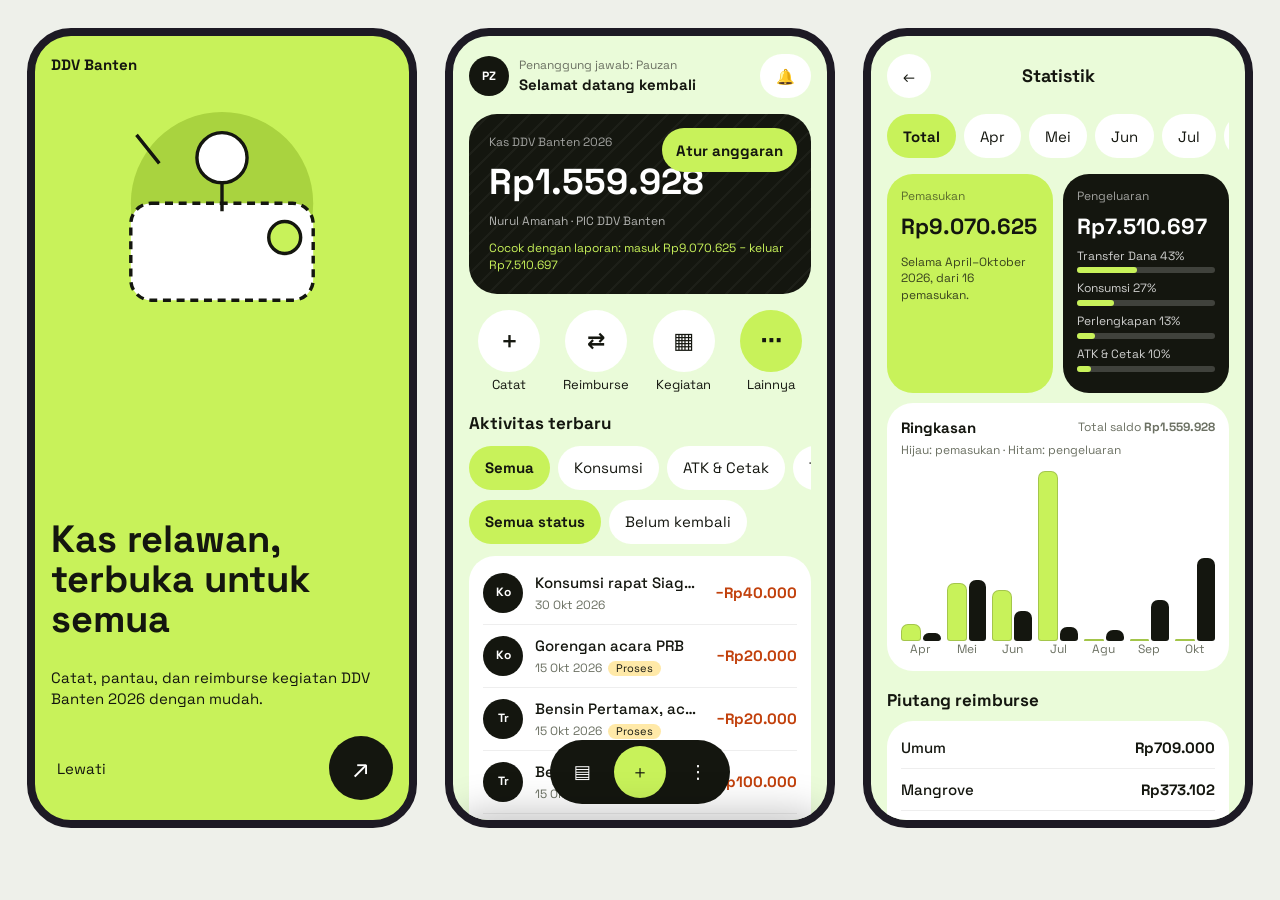
<file: public/assets/aistudio/Kas_DDV_Banten_2026_a9dc1657.html>
<!DOCTYPE html><html lang="id"><head><meta charset="utf-8"><title>Kas DDV Banten 2026</title>
<meta name="viewport" content="width=device-width, initial-scale=1, viewport-fit=cover">
<link href="https://fonts.googleapis.com/css2?family=Space+Grotesk:wght@400;500;700&display=swap" rel="stylesheet">
<style>
:root{--lime:#C8F25A;--mint:#EAFBD9;--ink:#14160f;--mut:#6b7062;--bg:#eef0ea;--card:#fff;--red:#c2410c;--grn:#2f7a12;box-sizing:border-box;padding-top:env(safe-area-inset-top,0px);padding-bottom:env(safe-area-inset-bottom,0px)}
@media(prefers-color-scheme:dark){:root:not([data-theme=light]){--bg:#1b1e17}}
*{box-sizing:border-box}body{margin:0;background:var(--bg);font:15px/1.4 'Space Grotesk',system-ui,sans-serif;color:var(--ink)}
.stage{display:flex;flex-wrap:wrap;gap:28px;justify-content:center;padding:28px 12px}
.phone{width:390px;max-width:100%;height:800px;border-radius:44px;border:8px solid #1d1a24;background:var(--mint);overflow:hidden;position:relative;display:flex;flex-direction:column}
.scr{flex:1;overflow-y:auto;padding:18px 16px 96px;scrollbar-width:none}
button{font:inherit;color:inherit;cursor:pointer;border:0;background:none;min-height:44px}
button:focus-visible{outline:3px solid var(--ink);outline-offset:2px}
.pill{border-radius:99px;background:#fff;padding:0 16px;min-height:44px;white-space:nowrap}.pill.on{background:var(--lime);font-weight:700}
.row{display:flex;align-items:center;gap:10px}.sb{justify-content:space-between}.mut{color:var(--mut);font-size:12px}
.chips{display:flex;gap:8px;overflow-x:auto;scrollbar-width:none;padding:2px 0}
.ob{background:var(--lime)}.ob .scr{display:flex;flex-direction:column;padding-bottom:20px}
.ob h1{font-size:38px;line-height:1.05;margin:auto 0 12px}
.go{width:64px;height:64px;border-radius:50%;background:var(--ink);color:#fff;font-size:26px}
.card{background:var(--ink);color:#fff;border-radius:28px;padding:20px;margin:16px 0;position:relative;overflow:hidden;background-image:repeating-linear-gradient(135deg,#ffffff0a 0 2px,transparent 2px 14px)}
.card .big{font-size:36px;font-weight:700;margin:6px 0}.card .set{position:absolute;right:14px;top:14px;background:var(--lime);color:var(--ink);border-radius:99px;padding:0 14px;min-height:44px;font-weight:700}
.acts{display:grid;grid-template-columns:repeat(4,1fr);gap:8px;text-align:center;font-size:13px}
.acts b{display:grid;place-items:center;width:62px;height:62px;border-radius:50%;background:#fff;margin:0 auto 4px;font-size:22px}.acts div:last-child b{background:var(--lime)}
h3{margin:18px 0 8px;font-size:17px}
.list{background:#fff;border-radius:26px;padding:6px 14px}
.tx{display:flex;gap:12px;align-items:center;width:100%;text-align:left;padding:10px 0;border-bottom:1px solid #0001}.tx:last-child{border:0}
.ic{flex:none;width:40px;height:40px;border-radius:50%;background:var(--ink);color:#fff;display:grid;place-items:center;font-size:12px;font-weight:700}
.tx .t{flex:1;min-width:0}.tx .t b{display:block;font-weight:500;overflow:hidden;text-overflow:ellipsis;white-space:nowrap}
.out{color:var(--red);font-weight:700}.in{color:var(--grn);font-weight:700}
.tag{display:inline-block;border-radius:99px;padding:0 8px;font-size:11px;background:var(--mint);margin-left:6px}.tag.p{background:#ffe9a8}
.nav{position:absolute;left:50%;bottom:16px;transform:translateX(-50%);background:var(--ink);border-radius:99px;padding:6px;display:flex;gap:6px}
.nav button{width:52px;height:52px;border-radius:50%;color:#fff;font-size:18px}.nav .c{background:var(--lime);color:var(--ink)}
.two{display:grid;grid-template-columns:1fr 1fr;gap:10px;margin-top:14px}
.k{border-radius:26px;padding:14px;min-height:190px}.k.l{background:var(--lime)}.k.d{background:var(--ink);color:#fff}
.k .n{font-size:22px;font-weight:700;margin:6px 0}
.cb{height:6px;border-radius:9px;background:#ffffff30;margin:3px 0 7px}.cb i{display:block;height:100%;border-radius:9px;background:var(--lime)}
.chart{background:#fff;border-radius:26px;padding:14px;margin-top:10px}
.bars{display:flex;align-items:flex-end;gap:6px;height:170px;margin-top:12px;position:relative}
.bars button{flex:1;display:flex;align-items:flex-end;gap:2px;height:100%;padding:0;border-radius:8px}.bars button.on{background:var(--mint)}
.bars i{flex:1;border-radius:7px 7px 3px 3px;min-height:2px}.bars .a{background:var(--lime);border:1px solid #14160f33}.bars .b{background:var(--ink)}
.lbl{display:flex;gap:6px}.lbl span{flex:1;text-align:center;font-size:12px;color:var(--mut)}
.tip{position:absolute;top:-4px;left:50%;transform:translateX(-50%);background:var(--ink);color:#fff;border-radius:10px;padding:2px 10px;font-size:12px;white-space:nowrap;pointer-events:none}
.sheet{position:absolute;inset:auto 0 0 0;background:#fff;border-radius:28px 28px 0 0;padding:20px 20px 28px;box-shadow:0 -10px 40px #0004;transform:translateY(110%);transition:transform .25s;z-index:5}
.sheet.show{transform:none}.sheet dl{display:grid;grid-template-columns:auto 1fr;gap:6px 14px;margin:12px 0}.sheet dt{color:var(--mut)}.sheet dd{margin:0;text-align:right}
@media(prefers-reduced-motion:reduce){.sheet{transition:none}}
</style></head><body><main class="stage">
<section class="phone ob" aria-label="Pembuka"><div class="scr">
<div class="row"><b>DDV Banten</b></div>
<svg viewBox="0 0 300 200" width="100%" role="img" aria-label="Ilustrasi relawan dan dompet" style="margin-top:20px"><circle cx="150" cy="95" r="80" fill="#a9d33f"/><rect x="70" y="95" width="160" height="85" rx="18" fill="#fff" stroke="#14160f" stroke-width="3" stroke-dasharray="7 5"/><circle cx="205" cy="125" r="14" fill="#C8F25A" stroke="#14160f" stroke-width="3"/><circle cx="150" cy="55" r="22" fill="#fff" stroke="#14160f" stroke-width="3"/><path d="M95 60l-20-25M150 77v25" stroke="#14160f" stroke-width="3" fill="none"/></svg>
<h1>Kas relawan, terbuka untuk semua</h1><p>Catat, pantau, dan reimburse kegiatan DDV Banten 2026 dengan mudah.</p>
<div class="row sb" style="margin-top:12px"><button onclick="go('home')">Lewati</button><button class="go" aria-label="Mulai" onclick="go('home')">↗</button></div></div></section>
<section class="phone" id="home" aria-label="Beranda"><div class="scr">
<div class="row sb"><div class="row"><span class="ic">PZ</span><div><div class="mut">Penanggung jawab: Pauzan</div><b>Selamat datang kembali</b></div></div><button class="pill" aria-label="Notifikasi" id="bell">🔔</button></div>
<div class="card"><button class="set" id="pend">Atur anggaran</button><div class="mut" style="color:#fff9">Kas DDV Banten 2026</div><div class="big" id="bal"></div><div class="mut" style="color:#fffa">Nurul Amanah · PIC DDV Banten</div><div class="mut" id="chk" style="color:var(--lime);margin-top:10px"></div></div>
<div class="acts"><div><b>＋</b>Catat</div><div><b>⇄</b>Reimburse</div><div><b>▦</b>Kegiatan</div><div><b>⋯</b>Lainnya</div></div>
<h3>Aktivitas terbaru</h3><div class="chips" id="f1"></div><div class="chips" id="f2" style="margin:6px 0 10px"></div><div class="list" id="act"></div>
</div><nav class="nav" aria-label="Navigasi"><button aria-label="Statistik" onclick="go('stat')">▤</button><button class="c" aria-label="Catat">＋</button><button aria-label="Menu">⋮</button></nav>
<div class="sheet" id="sh" role="dialog" aria-label="Detail transaksi"></div></section>
<section class="phone" id="stat" aria-label="Statistik"><div class="scr">
<div class="row sb"><button class="pill" aria-label="Kembali" onclick="go('home')">←</button><b style="font-size:18px">Statistik</b><span style="width:44px"></span></div>
<div class="chips" id="tabs" style="margin:14px 0"></div>
<div class="two"><div class="k l"><div class="mut" style="color:#14160f99">Pemasukan</div><div class="n" id="kin"></div><p class="mut" id="kd" style="color:#14160fcc"></p></div>
<div class="k d"><div class="mut" style="color:#fff9">Pengeluaran</div><div class="n" id="kout"></div><div id="cats"></div></div></div>
<div class="chart"><div class="row sb"><b>Ringkasan</b><span class="mut">Total saldo <b id="bal2"></b></span></div>
<div class="mut" style="margin-top:4px">Hijau: pemasukan · Hitam: pengeluaran</div><div class="bars" id="bars"></div><div class="lbl" id="lbl"></div></div>
<h3>Piutang reimburse</h3><div class="list" id="pi"></div></div></section>
</main><script>
const RAW=`2404|Dana dari Teh Nurul|500000|0|_|M
2404|Pengembalian dana Farha yang minus|0|43000|_|F
2504|Makan siang 7 orang, wawancara oprec|0|84000|pu|K
2504|Snack 7 orang, wawancara oprec|0|20000|pu|K
2604|Makan siang 5 relawan, wawancara|0|61000|pu|K
2604|Snack 5 relawan, wawancara|0|30000|pu|K
0105|Balon 10 pcs, first meet|0|10000|pu|P
0205|Dana dari Teh Nurul|500000|0|_|M
0205|Snack first meet|0|50000|pu|K
0205|Makan siang 15 relawan, first meet|0|195000|pu|K
0205|Makan siang 8 relawan, first meet|0|104000|pu|K
1505|Buku absensi relawan|0|20000|pu|A
1505|Lem tembak 18 pcs, kostum|0|30000|pu|P
1505|Kerudung pashmina 3 pcs, kostum|0|105000|pu|P
1505|Pengembalian reimburse dari dana upgrading|135000|0|_|M
1505|Snack rapat THK|0|70000|s|K
1805|Nota dan kuitansi|0|9000|s|A
1805|CapCut Pro 1 bulan|0|10000|s|L
2205|Pemasukan sisa dana upgrading|1124500|0|_|M
2405|Snack rapat THK|0|30000|s|K
2805|Snack persiapan THK|0|30000|s|K
1605|TF pegangan Jeje, live THK|0|700000|_|F
2205|TF pegangan Jeje, live THK tahap 2|0|500000|_|F
1106|Reimburse agenda live THK dari Teh Nurul|762500|0|_|M
1106|Reimburse persiapan THK dari Teh Nurul|149000|0|_|M
1106|Sisa kemasan sedekah daging|170070|0|_|M
1106|Sisa uang kurban asik dari Ojan|132710|0|_|M
1306|CapCut Pro 1 bulan, 2 device|0|55000|rr|L
1506|Dana bazar baju kurban asik|340000|0|_|M
1806|2 paket buku TBM|0|206522|rr|P
1806|Pompa air TBM|0|25999|rr|P
1806|Metode pembelajaran TBM 5 pcs|0|18994|rr|A
1906|Papan tulis 3 pcs TBM|0|126391|rr|P
1906|Pulpen Joyko TBM|0|26632|rr|A
1906|Refil tinta spidol 2 pcs TBM|0|35735|rr|A
1906|Pensil Joyko TBM|0|10912|rr|A
2106|Snack bincang relawan|0|35000|rr|K
2106|Makan siang 2 relawan setelah TBM|0|26000|rr|K
2306|Nametag 100 pcs TBM|0|126660|rr|A
2606|Snack rapat oprec kakak pengajar|0|30000|rr|K
2606|FC kebutuhan oprec kakak pengajar|0|17500|rr|A
2706|Air gunung gelas 1 dus|0|21500|rr|K
2706|Makan siang 4 relawan, wawancara pengajar|0|52000|rr|K
2806|Makan siang 4 relawan, wawancara hari 2|0|52000|rr|K
2806|Snack rapat fidyah|0|30000|rr|K
3006|Biaya admin notifikasi SMS|0|7500|rr|L
0207|Snack rapat kegiatan fidyah|0|30000|rr|K
0307|FC kebutuhan first meet kakak pengajar|0|19000|rr|A
0307|Air minum galon|0|8500|rr|K
0407|Snack first meet kakak pengajar|0|50000|rr|K
0407|Makan siang 14 relawan, first meet pengajar|0|182000|rr|K
0407|Makan siang 1 relawan, first meet pengajar|0|14000|rr|K
0807|Snack rapat fidyah|0|30500|rt|K
0807|Dana reward lomba kurban asik tanpa sampah plastik|1000000|0|_|M
0907|Konsumsi 2 relawan, survey fidyah|0|30500|rt|K
1307|CapCut Pro 3 device|0|55000|rt|L
1407|Reimburse dana rapat fidyah dan tanam pohon|30000|0|_|M
2007|Dana TF sisa penanaman pohon|1063500|0|_|M
2107|Reimburse talangan perlengkapan TBM|1207845|0|_|M
2207|Reimburse dana sertijab DDV 2026|1910000|0|_|M
2807|Biaya admin notifikasi SMS|0|3000|_|L
0108|Snack rapat kakak pengajar|0|30500|pm|K
0108|FC materi pembelajaran dan gunting kuku|0|30500|pm|A
0808|Briefing kakak pengajar TBM roadshow Tegal Maja|0|30000|pm|K
2808|Tabung gas untuk sekre DDV|0|230000|_|P
0109|Biaya admin notifikasi SMS|0|3750|_|L
0409|Kertas kado dan tumbler, best volunteer|0|81000|_|P
0509|Konsumsi bonding relawan|0|64500|_|K
0509|Admin pemindahan rekening|0|2000|_|L
0509|Gula putih 1/4|0|5000|_|K
0709|CapCut Pro sebulan|0|27000|_|L
1109|Snack rapat penanaman mangrove|0|30000|_|K
1209|Snack bonding relawan|0|31000|_|K
1209|Snack 2 pack untuk TBM|0|19500|rr|K
1209|Print pembelajaran 24 pcs TBM|0|5000|rr|A
1209|Snack hadiah kakak pengajar 2 pack|0|18000|rr|K
1309|Reimburse persiapan TBM|42500|0|_|M
1909|Snack rapat mangrove|0|30000|pm|K
2409|Gosend rompi dari Farha|0|14000|_|T
2409|Makan siang 3 relawan, survey mangrove|0|36000|pm|K
2509|Air galon isi ulang, campaign Satu Asa|0|3000|_|K
2509|Baterai ABC, campaign Satu Asa|0|15000|_|P
2509|Mini gift campaign Satu Asa|0|35000|_|P
2509|Karton, pita, sticky note campaign|0|39000|_|A
2509|FC gambar campaign|0|20000|_|A
2509|Cetak print A3 campaign|0|157500|_|A
2509|Maxim|0|10000|_|T
2609|Print kebutuhan TBM|0|3000|rr|A
2609|Konsumsi rapat campaign Satu Asa|0|20000|_|K
2609|Doubletip campaign|0|20000|_|P
2609|Mini gift campaign|0|30000|_|P
2609|Gorengan persiapan campaign|0|20000|_|K
2609|Air minum 1 dus|0|22000|_|K
2609|Print kegiatan campaign|0|11000|_|A
2709|E-toll campaign Satu Asa|0|38000|_|T
2709|Bensin transport campaign|0|100000|_|T
2709|Sarapan driver campaign|0|15000|_|K
2709|Roti sarapan relawan|0|32000|_|K
2709|Makan siang 11 relawan, campaign Satu Asa|0|165000|_|K
2709|Pembayaran driver campaign Satu Asa|0|100000|_|T
2809|Reimburse print pembelajaran TBM|3000|0|_|M
2909|Makan siang kegiatan donasi Satu Asa|0|21000|_|K
0210|Konsumsi rapat penanaman mangrove|0|30000|pc|K
0310|TF ke Windy, keperluan tanam mangrove|0|2000000|pc|F
0610|Reimburse Teh Nurul, konsumsi kegiatan mangrove|0|43500|pc|K
1110|ID card relawan DDV 2026, 27 paket|0|192102|pm|A
1310|Print dan stiker T&J, side event|0|21000|pd|A
1310|Sticky note 2 pcs|0|8000|pd|A
1310|Laundry rompi DDV|0|24000|pm|P
1510|Karung goni 2 pcs, kegiatan PRB|0|20000|pd|P
1510|Bensin mobil DD Banten, acara PRB|0|100000|pd|T
1510|Bensin Pertamax, acara PRB|0|20000|pd|T
1510|Gorengan acara PRB|0|20000|pd|K
3010|Konsumsi rapat Siaga Bumi|0|40000|_|K`,CAT={K:'Konsumsi',A:'ATK & Cetak',T:'Transport',F:'Transfer Dana',L:'Langganan & Admin',P:'Perlengkapan',M:'Pemasukan'};
const SRC={u:'Umum',m:'Mangrove',d:'DMC',c:'Pusat & Cabang'},MN=['','Jan','Feb','Mar','Apr','Mei','Jun','Jul','Agu','Sep','Okt'];
const R$=n=>'Rp'+Math.round(n).toLocaleString('id-ID').replace(/,/g,'.');
let b=0;const T=RAW.trim().split('\n').map(l=>{const p=l.split('|');const i=+p[2],o=+p[3];b+=i-o;const s=p[4];
return{d:p[0].slice(0,2),m:+p[0].slice(2),t:p[1],i,o,bal:b,c:p[5],st:s[0]=='p'?{k:'p',l:'Proses reimburse '+SRC[s[1]]}:s=='s'?{k:'s',l:'Sudah kembali (THK)'}:s[0]=='r'?{k:'r',l:'Reimburse '+(s[1]=='r'?'RM':'Tanam Pohon')}:null}});
const $=id=>document.getElementById(id),go=id=>$(id).scrollIntoView({behavior:'smooth',block:'center'});
const sum=(a,f)=>a.reduce((x,y)=>x+f(y),0);
const TI=sum(T,x=>x.i),TO=sum(T,x=>x.o);
$('bal').textContent=$('bal2').textContent=R$(b);
$('chk').textContent=`Cocok dengan laporan: masuk ${R$(TI)} − keluar ${R$(TO)}`;
let fc='',fp=false;
function chips(el,items,cur,fn){el.innerHTML='';items.forEach(([v,l])=>{const x=document.createElement('button');x.className='pill'+(v===cur?' on':'');x.textContent=l;x.onclick=()=>fn(v);el.append(x)})}
function act(){chips($('f1'),[['','Semua'],...Object.entries(CAT)],fc,v=>{fc=v;act()});chips($('f2'),[[false,'Semua status'],[true,'Belum kembali']],fp,v=>{fp=v;act()});
const L=T.filter(x=>(!fc||x.c==fc)&&(!fp||x.st&&x.st.k=='p')).slice(-8).reverse();
$('act').innerHTML=L.length?'':'<p class="mut">Tidak ada transaksi untuk filter ini.</p>';
L.forEach(x=>{const e=document.createElement('button');e.className='tx';
e.innerHTML=`<span class="ic">${CAT[x.c].slice(0,2)}</span><span class="t"><b>${x.t}</b><span class="mut">${x.d} ${MN[x.m]} 2026</span>${x.st&&x.st.k=='p'?'<span class="tag p">Proses</span>':''}</span><span class="${x.i?'in':'out'}">${x.i?'+'+R$(x.i):'−'+R$(x.o)}</span>`;
e.onclick=()=>{$('sh').innerHTML=`<b style="font-size:18px">${x.t}</b><dl><dt>Tanggal</dt><dd>${x.d} ${MN[x.m]} 2026</dd><dt>Kategori</dt><dd>${CAT[x.c]}</dd><dt>Nominal</dt><dd class="${x.i?'in':'out'}">${x.i?'+'+R$(x.i):'−'+R$(x.o)}</dd><dt>Saldo setelahnya</dt><dd>${R$(x.bal)}</dd><dt>Status</dt><dd>${x.st?x.st.l:'Kas murni / belum ada status'}</dd></dl><button class="pill on" style="width:100%" onclick="$('sh').classList.remove('show')">Tutup</button>`;$('sh').classList.add('show')};$('act').append(e)})}
const P={};T.forEach(x=>{if(x.st&&x.st.k=='p')P[x.st.l.slice(17)]=(P[x.st.l.slice(17)]||0)+x.o});
const PT=sum(Object.values(P),x=>x);
$('pi').innerHTML=Object.entries(P).map(([k,v])=>`<div class="tx"><span class="t"><b>${k}</b></span><b>${R$(v)}</b></div>`).join('')+`<div class="tx"><span class="t"><b>Total belum kembali</b></span><b class="out">${R$(PT)}</b></div>`;
$('pend').onclick=()=>{fp=true;act();go('home')};
let sel=0;
function stat(){const ms=[4,5,6,7,8,9,10];chips($('tabs'),[[0,'Total'],...ms.map(m=>[m,MN[m]])],sel,v=>{sel=v;stat()});
const A=sel?T.filter(x=>x.m==sel):T,I=sum(A,x=>x.i),O=sum(A,x=>x.o);
$('kin').textContent=R$(I);$('kout').textContent=R$(O);
const pm=sel?sum(T.filter(x=>x.m==sel-1),x=>x.i):0;
$('kd').textContent=!sel?`Selama April–Oktober 2026, dari ${T.filter(x=>x.i).length} pemasukan.`:pm?`${I>=pm?'Naik':'Turun'} ${Math.abs(Math.round((I-pm)/pm*100))}% dari ${MN[sel-1]}.`:`Pemasukan ${MN[sel-1]} Rp0, belum ada pembanding.`;
const cs={};A.filter(x=>x.o).forEach(x=>cs[x.c]=(cs[x.c]||0)+x.o);
$('cats').innerHTML=Object.entries(cs).sort((a,b)=>b[1]-a[1]).slice(0,4).map(([k,v])=>`<div class="mut" style="color:#fffc">${CAT[k]} ${Math.round(v/O*100)}%</div><div class="cb"><i style="width:${v/O*100}%"></i></div>`).join('');
const D=ms.map(m=>({m,i:sum(T.filter(x=>x.m==m),x=>x.i),o:sum(T.filter(x=>x.m==m),x=>x.o)})),mx=Math.max(...D.flatMap(x=>[x.i,x.o]));
$('bars').innerHTML=D.map(x=>`<button class="${x.m==sel?'on':''}" aria-label="${MN[x.m]}: masuk ${R$(x.i)}, keluar ${R$(x.o)}" data-m="${x.m}"><i class="a" style="height:${x.i/mx*100}%"></i><i class="b" style="height:${x.o/mx*100}%"></i></button>`).join('');
$('lbl').innerHTML=D.map(x=>`<span>${MN[x.m]}</span>`).join('');
$('bars').querySelectorAll('button').forEach((e,k)=>e.onclick=()=>{sel=D[k].m;stat();const t=document.createElement('div');t.className='tip';t.textContent=`${MN[sel]}: −${R$(D[k].o)}`;$('bars').append(t)})}
act();stat();
</script></body></html>
</file>
